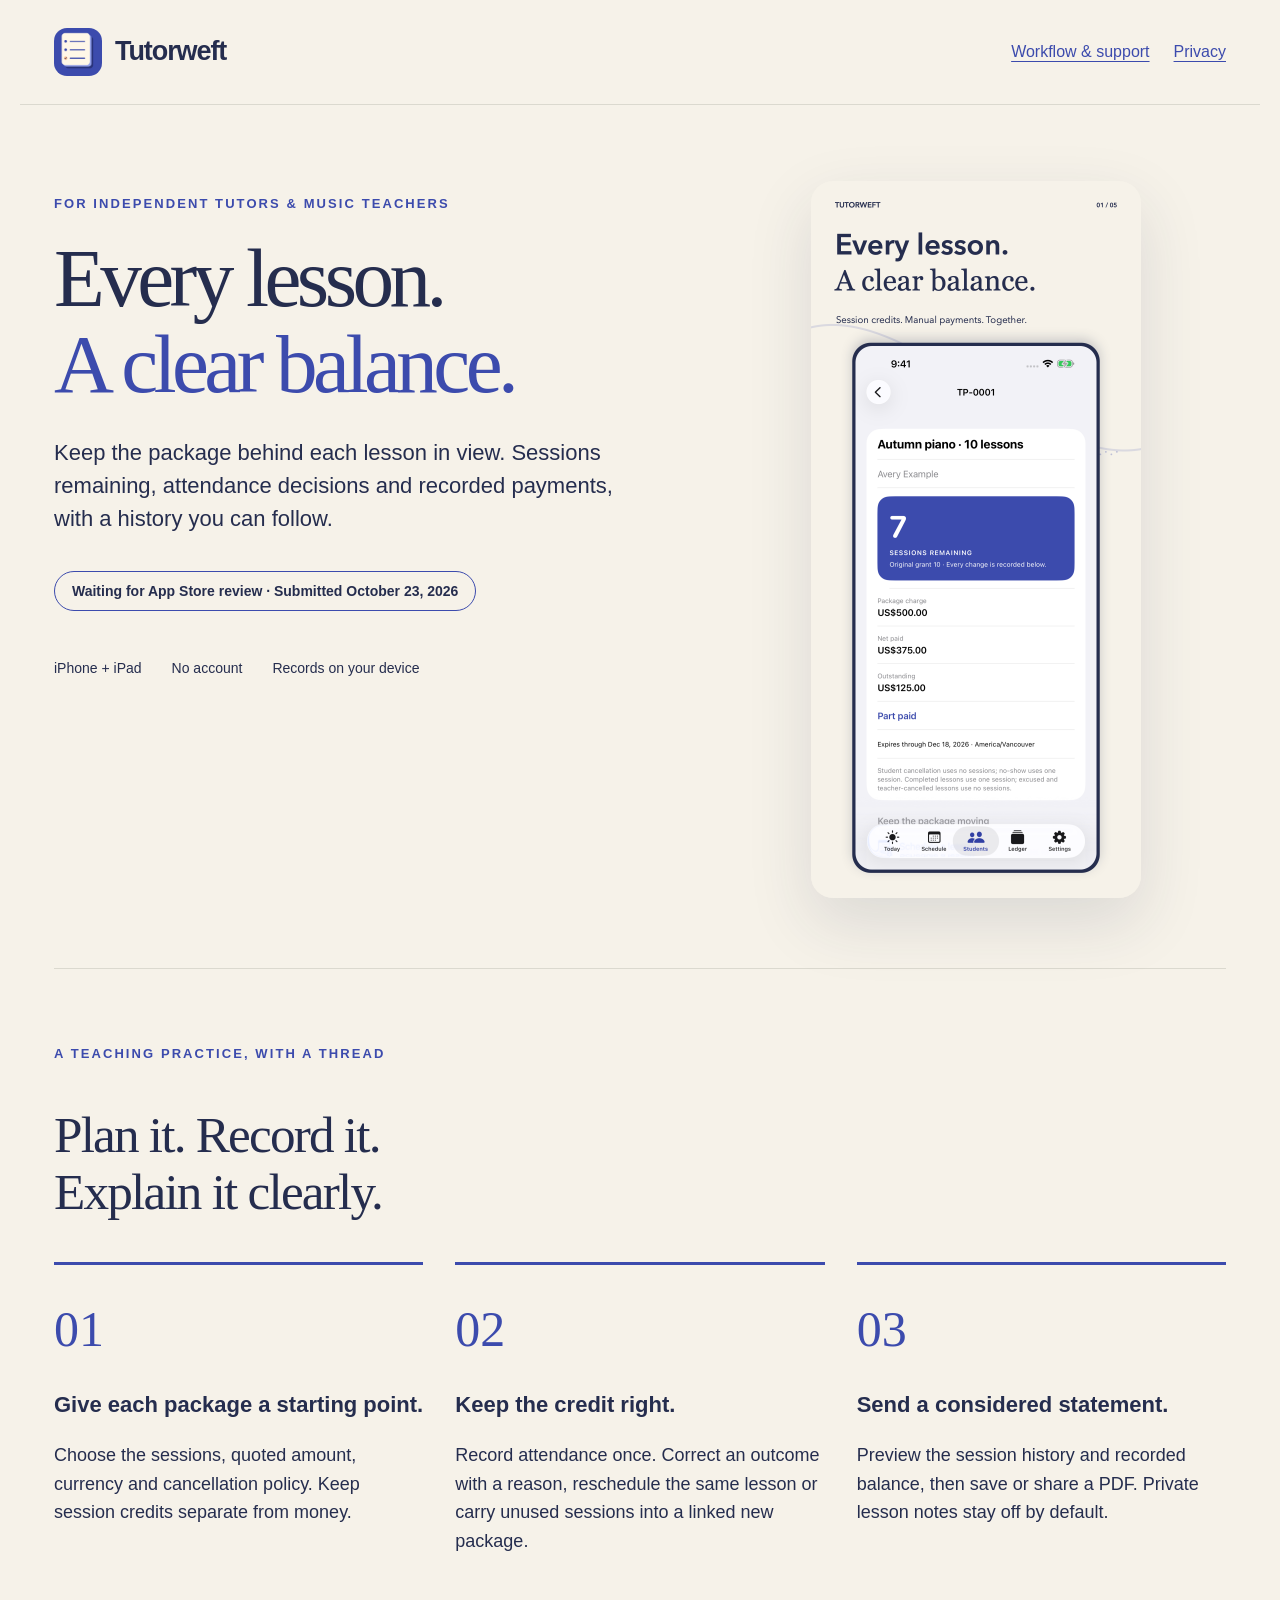
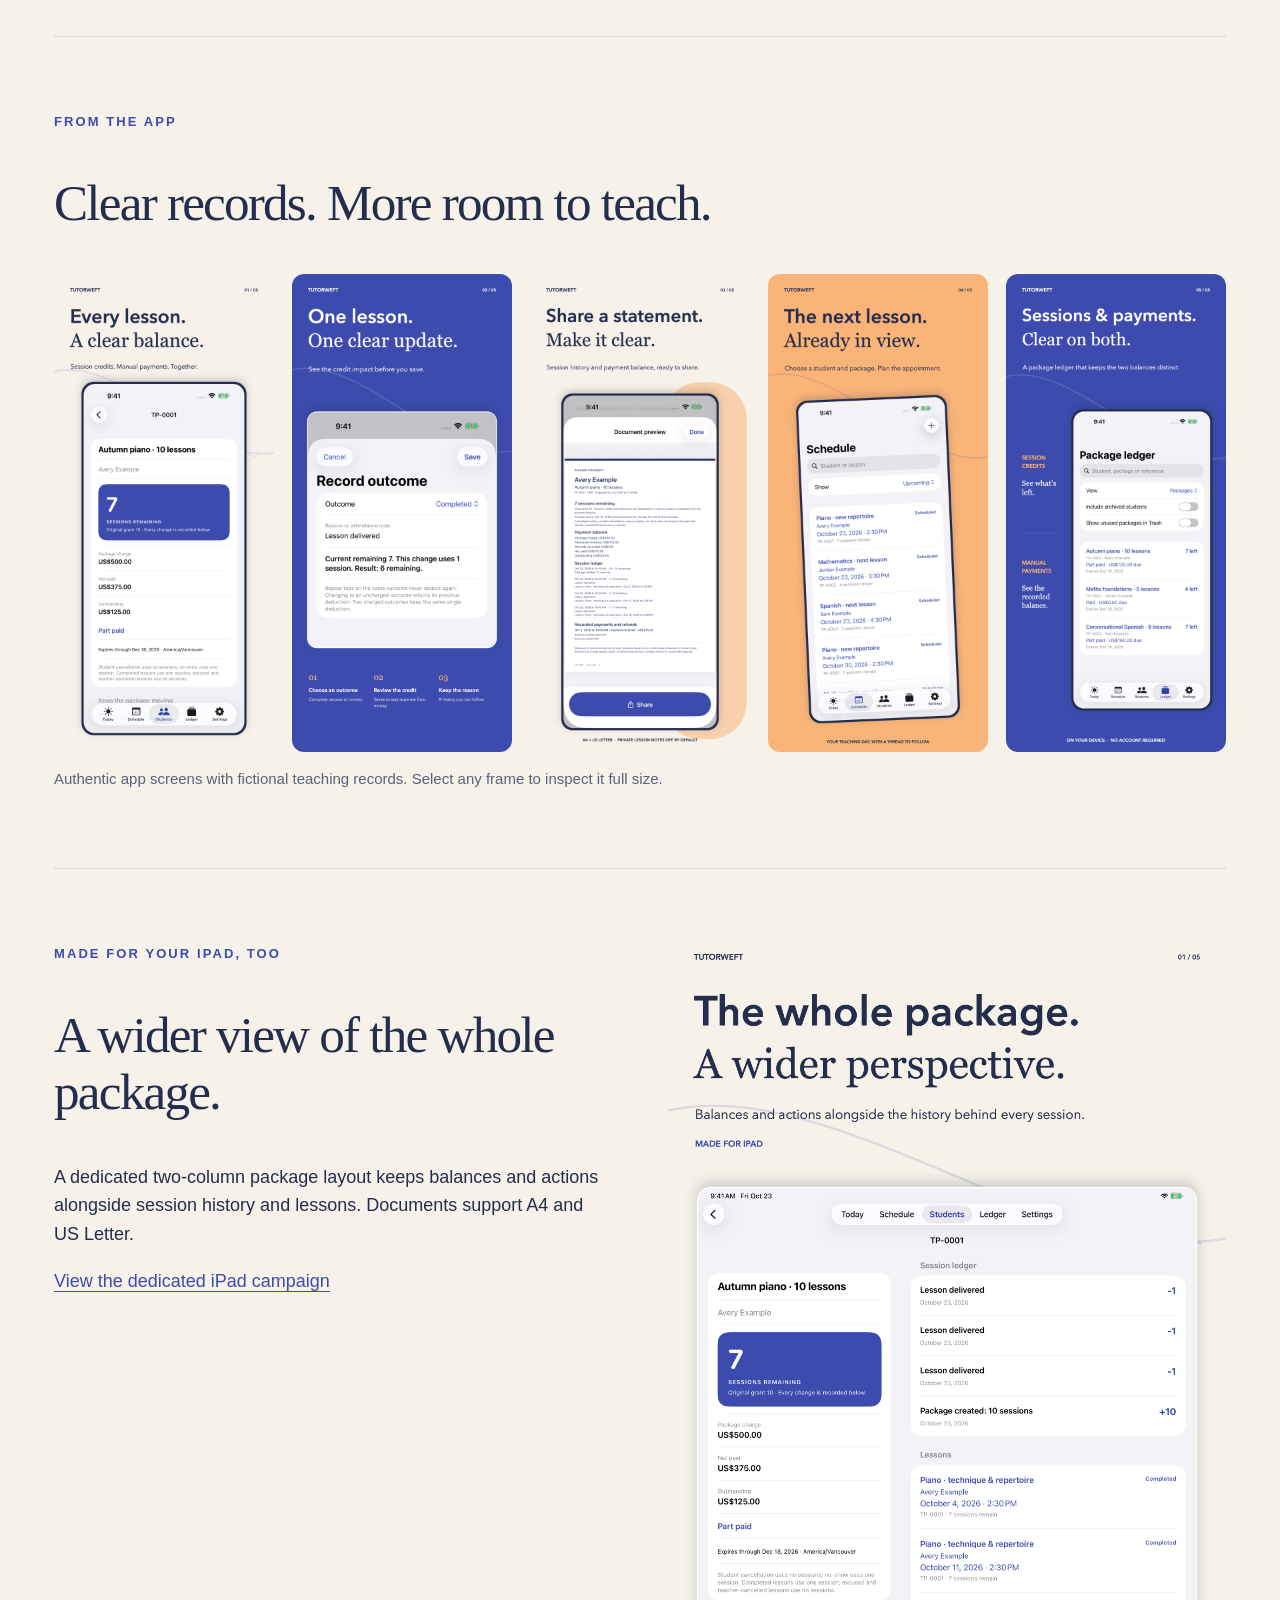
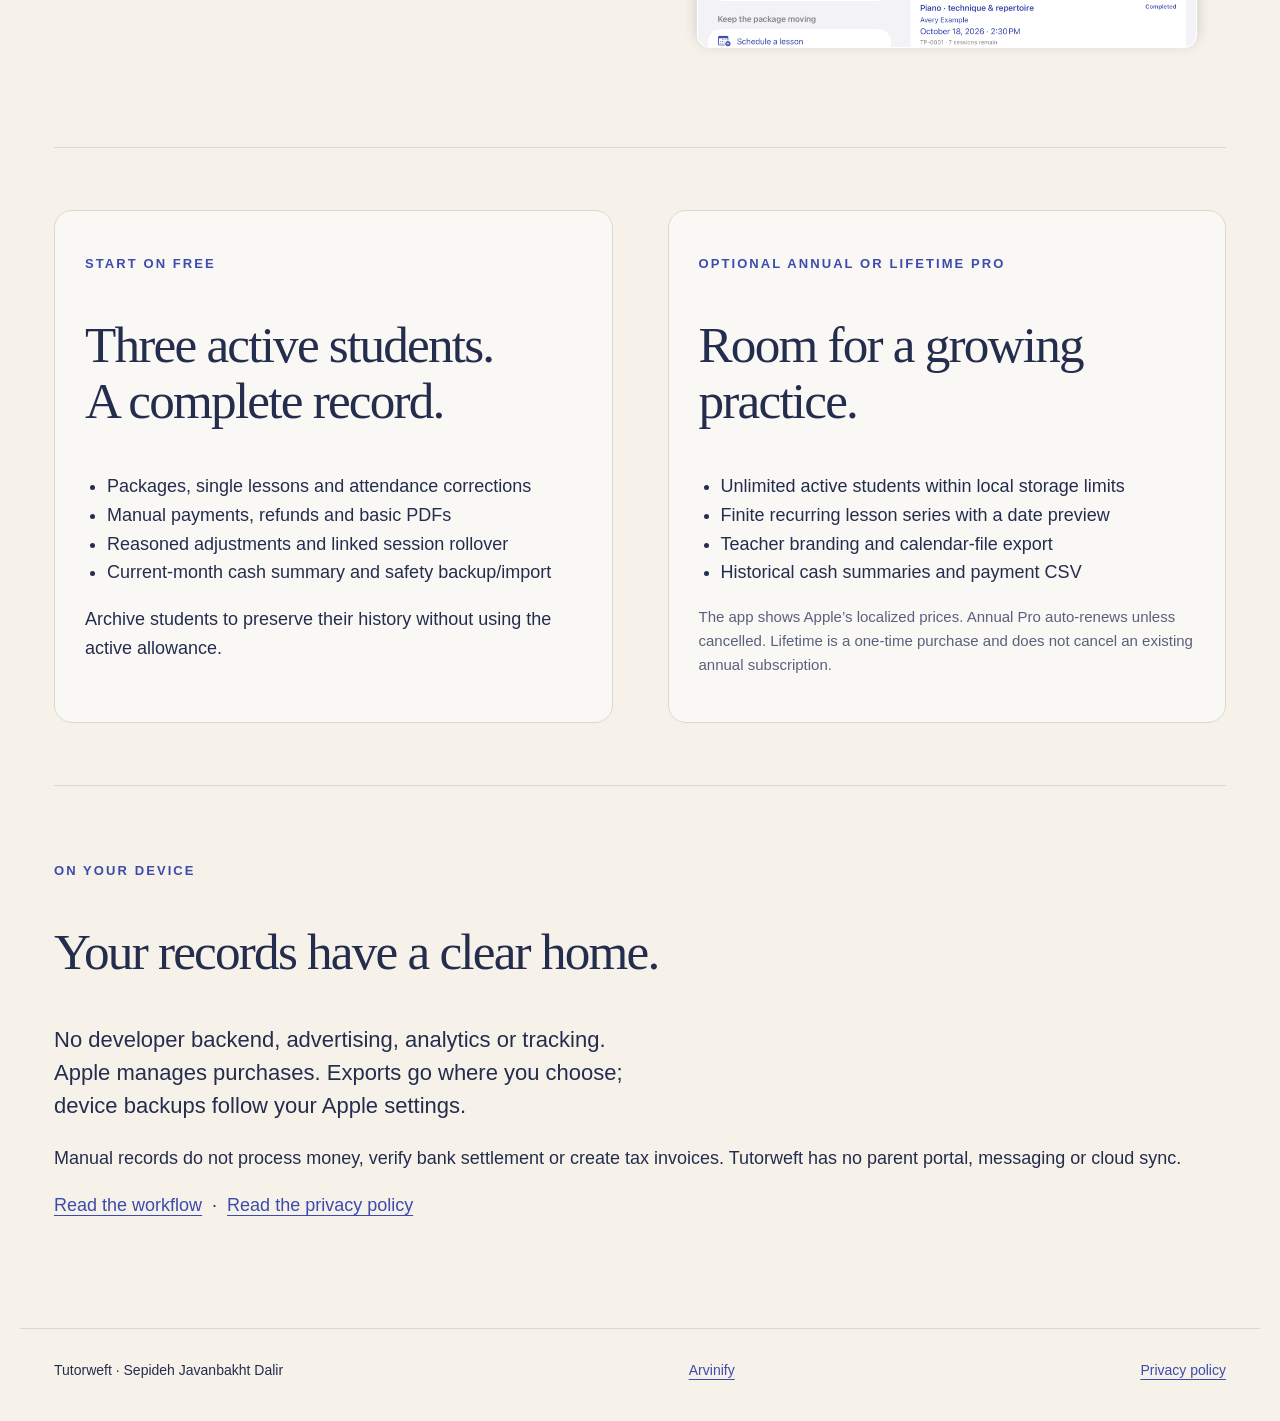
<file: index.html>
<!doctype html><html lang="en"><head><meta charset="utf-8"><meta name="viewport" content="width=device-width,initial-scale=1"><meta name="description" content="Lesson packages, session credits and manual payments for independent tutors. Tutorweft keeps a clear history and shares considered PDF statements."><meta property="og:title" content="Tutorweft · Every lesson. A clear balance."><meta property="og:image" content="https://sepidehdalir.github.io/tutorweft/assets/iphone-01.png"><title>Tutorweft · Lesson Packages</title><link rel="stylesheet" href="style.css?v=20261023-2"><link rel="icon" href="assets/icon.png"></head><body><header><a class="brand" href="index.html"><img src="assets/icon.png" width="48" height="48" alt=""><strong>Tutorweft</strong></a><nav aria-label="Main"><a href="support.html">Workflow &amp; support</a><a href="privacy.html">Privacy</a></nav></header><main><section class="hero"><div><p class="eyebrow">For independent tutors &amp; music teachers</p><h1>Every lesson.<br><em>A clear balance.</em></h1><p class="lead">Keep the package behind each lesson in view. Sessions remaining, attendance decisions and recorded payments, with a history you can follow.</p><p class="status" id="availability">Waiting for App Store review · Submitted October 23, 2026</p><div class="promise"><span>iPhone + iPad</span><span>No account</span><span>Records on your device</span></div></div><a href="assets/iphone-01.png" aria-label="View full-size Tutorweft package campaign"><img src="assets/iphone-01.png" alt="Tutorweft shows Avery Example’s package with seven sessions remaining, 375 US dollars recorded paid and 125 outstanding."></a></section><section class="section"><p class="eyebrow">A teaching practice, with a thread</p><h2>Plan it. Record it.<br>Explain it clearly.</h2><div class="trio"><article><span class="number">01</span><h3>Give each package a starting point.</h3><p>Choose the sessions, quoted amount, currency and cancellation policy. Keep session credits separate from money.</p></article><article><span class="number">02</span><h3>Keep the credit right.</h3><p>Record attendance once. Correct an outcome with a reason, reschedule the same lesson or carry unused sessions into a linked new package.</p></article><article><span class="number">03</span><h3>Send a considered statement.</h3><p>Preview the session history and recorded balance, then save or share a PDF. Private lesson notes stay off by default.</p></article></div></section><section class="section"><p class="eyebrow">From the app</p><h2>Clear records. More room to teach.</h2><div class="campaign"><a href="assets/iphone-01.png"><img loading="lazy" src="assets/iphone-01.png" alt="Lesson package balances campaign"></a><a href="assets/iphone-02.png"><img loading="lazy" src="assets/iphone-02.png" alt="Record a lesson outcome with the credit impact visible"></a><a href="assets/iphone-03.png"><img loading="lazy" src="assets/iphone-03.png" alt="Preview and share a package statement PDF"></a><a href="assets/iphone-04.png"><img loading="lazy" src="assets/iphone-04.png" alt="Upcoming lesson schedule"></a><a href="assets/iphone-05.png"><img loading="lazy" src="assets/iphone-05.png" alt="Package ledger with sessions and payment balances"></a></div><p class="muted">Authentic app screens with fictional teaching records. Select any frame to inspect it full size.</p></section><section class="section split"><div><p class="eyebrow">Made for your iPad, too</p><h2>A wider view of the whole package.</h2><p>A dedicated two-column package layout keeps balances and actions alongside session history and lessons. Documents support A4 and US Letter.</p><p><a href="assets/ipad-01.png">View the dedicated iPad campaign</a></p></div><a href="assets/ipad-01.png"><img loading="lazy" src="assets/ipad-01.png" style="max-width:100%;border-radius:18px" alt="Dedicated Tutorweft iPad campaign with the native package workspace"></a></section><section class="section split"><article class="card"><p class="eyebrow">Start on Free</p><h2>Three active students.<br>A complete record.</h2><ul><li>Packages, single lessons and attendance corrections</li><li>Manual payments, refunds and basic PDFs</li><li>Reasoned adjustments and linked session rollover</li><li>Current-month cash summary and safety backup/import</li></ul><p>Archive students to preserve their history without using the active allowance.</p></article><article class="card"><p class="eyebrow">Optional Annual or Lifetime Pro</p><h2>Room for a growing practice.</h2><ul><li>Unlimited active students within local storage limits</li><li>Finite recurring lesson series with a date preview</li><li>Teacher branding and calendar-file export</li><li>Historical cash summaries and payment CSV</li></ul><p class="muted">The app shows Apple’s localized prices. Annual Pro auto-renews unless cancelled. Lifetime is a one-time purchase and does not cancel an existing annual subscription.</p></article></section><section class="section"><p class="eyebrow">On your device</p><h2>Your records have a clear home.</h2><p class="lead">No developer backend, advertising, analytics or tracking. Apple manages purchases. Exports go where you choose; device backups follow your Apple settings.</p><p>Manual records do not process money, verify bank settlement or create tax invoices. Tutorweft has no parent portal, messaging or cloud sync.</p><p><a href="support.html">Read the workflow</a> &nbsp;·&nbsp; <a href="privacy.html">Read the privacy policy</a></p></section></main><footer><span>Tutorweft · Sepideh Javanbakht Dalir</span><a href="https://www.arvinify.com">Arvinify</a><a href="privacy.html">Privacy policy</a></footer></body></html>
</file>
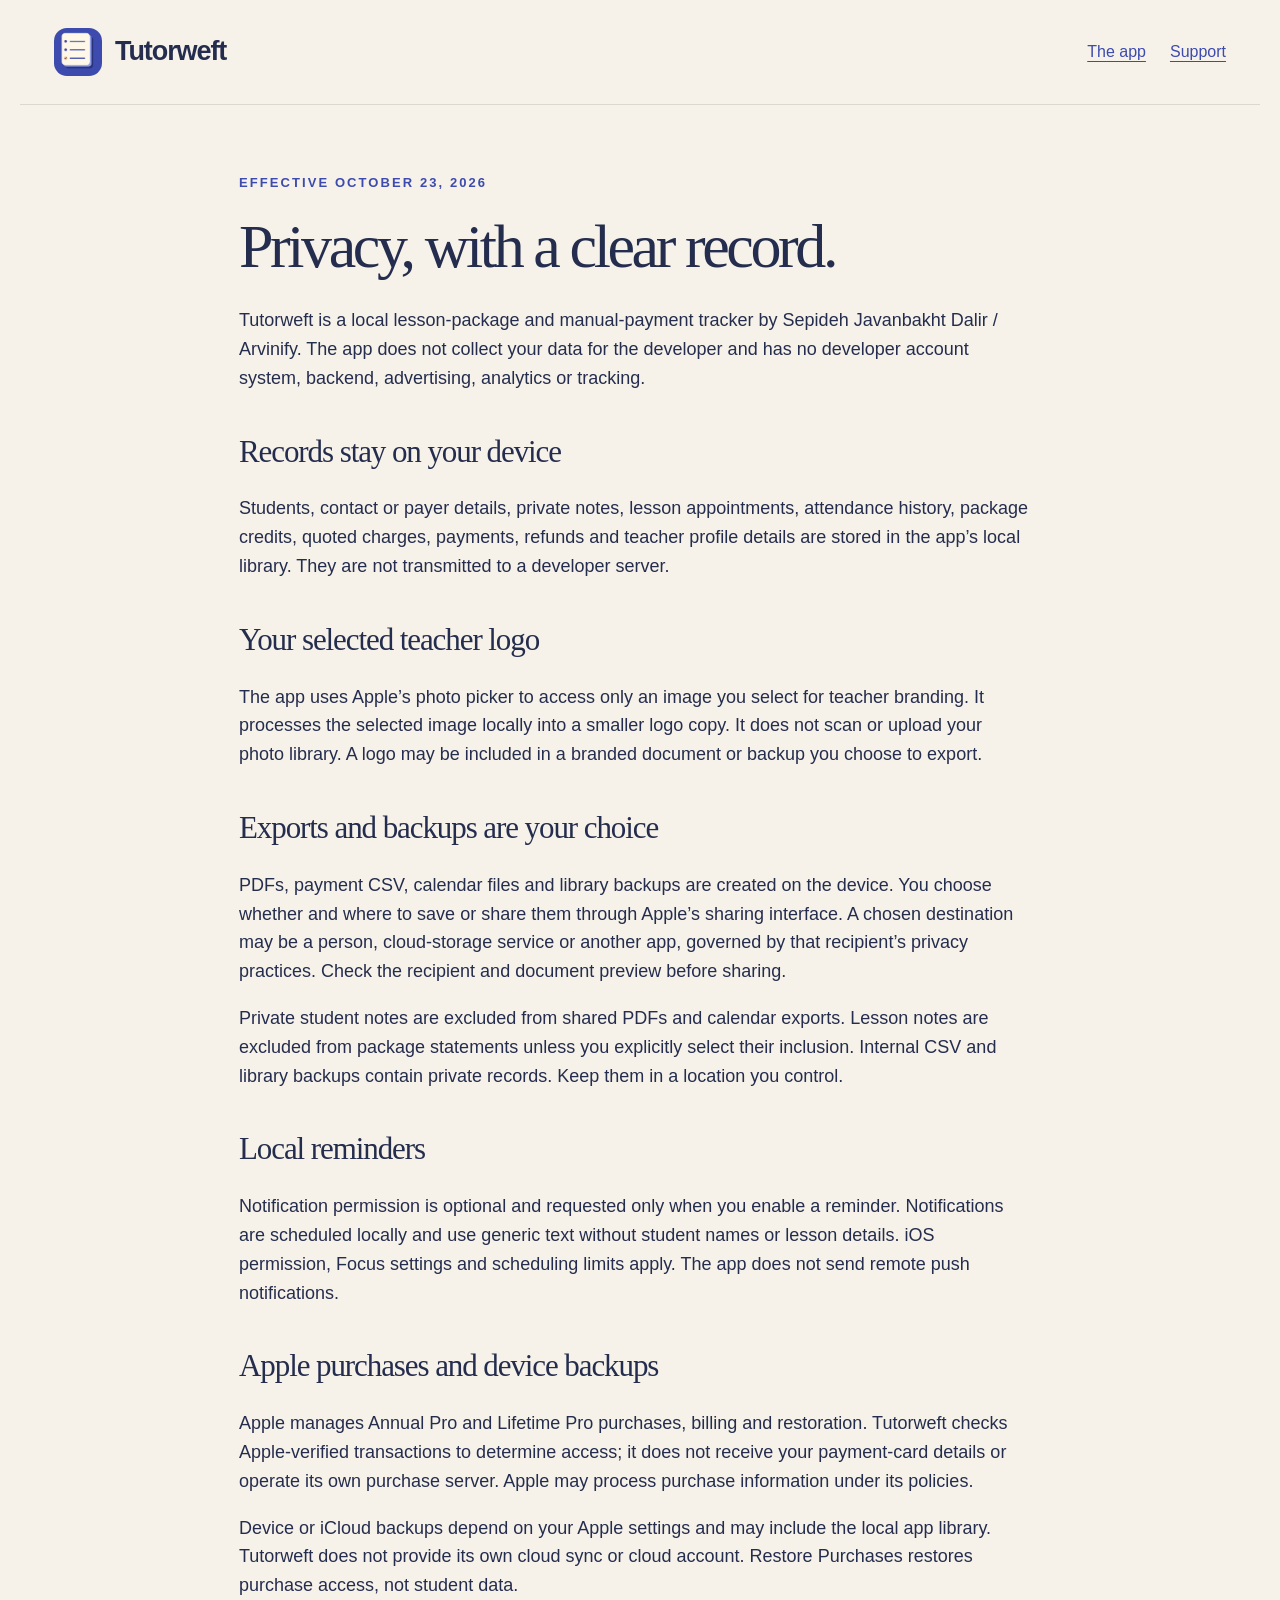
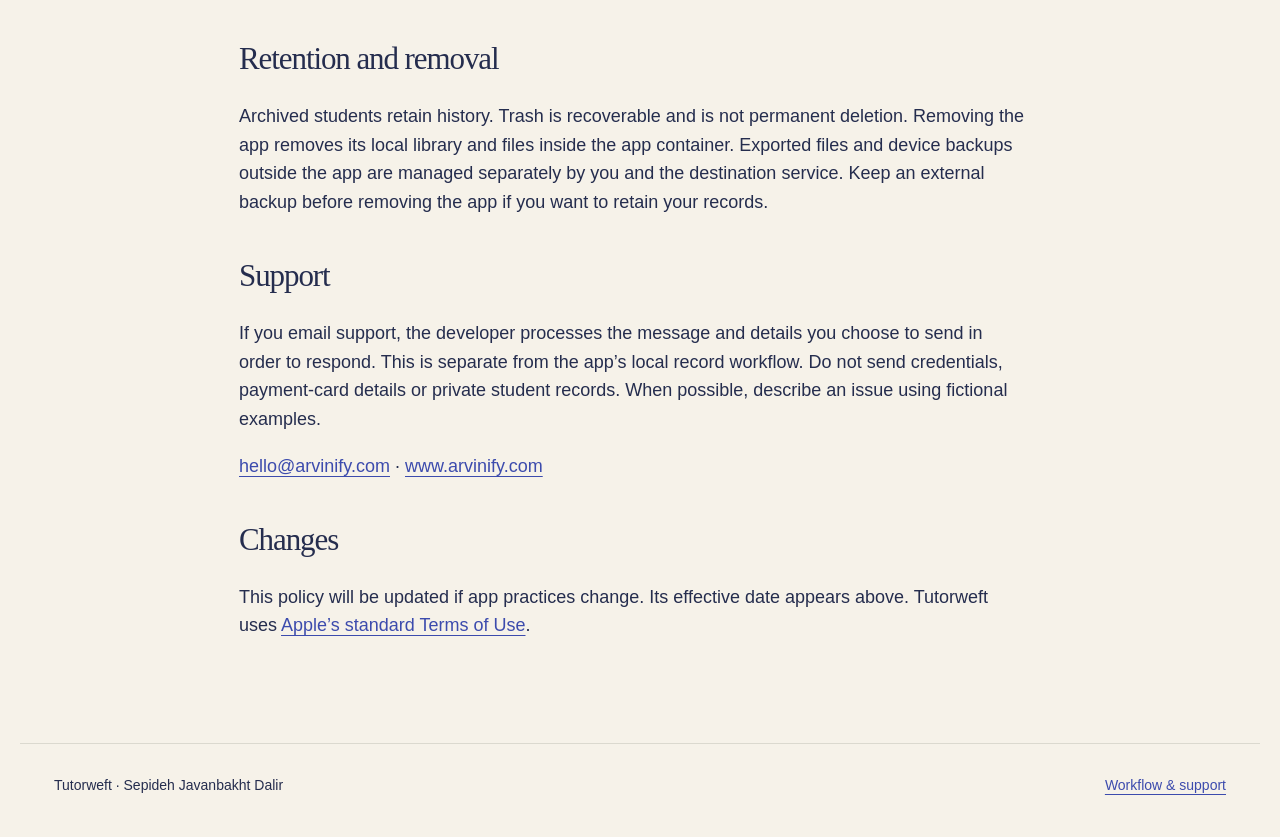
<file: privacy.html>
<!doctype html><html lang="en"><head><meta charset="utf-8"><meta name="viewport" content="width=device-width,initial-scale=1"><title>Tutorweft · Privacy policy</title><link rel="stylesheet" href="style.css?v=20261023-2"><link rel="icon" href="assets/icon.png"></head><body><header><a class="brand" href="index.html"><img src="assets/icon.png" width="48" height="48" alt=""><strong>Tutorweft</strong></a><nav><a href="index.html">The app</a><a href="support.html">Support</a></nav></header><main class="document"><p class="eyebrow">Effective October 23, 2026</p><h1>Privacy, with a clear record.</h1><p>Tutorweft is a local lesson-package and manual-payment tracker by Sepideh Javanbakht Dalir / Arvinify. The app does not collect your data for the developer and has no developer account system, backend, advertising, analytics or tracking.</p><h2>Records stay on your device</h2><p>Students, contact or payer details, private notes, lesson appointments, attendance history, package credits, quoted charges, payments, refunds and teacher profile details are stored in the app’s local library. They are not transmitted to a developer server.</p><h2>Your selected teacher logo</h2><p>The app uses Apple’s photo picker to access only an image you select for teacher branding. It processes the selected image locally into a smaller logo copy. It does not scan or upload your photo library. A logo may be included in a branded document or backup you choose to export.</p><h2>Exports and backups are your choice</h2><p>PDFs, payment CSV, calendar files and library backups are created on the device. You choose whether and where to save or share them through Apple’s sharing interface. A chosen destination may be a person, cloud-storage service or another app, governed by that recipient’s privacy practices. Check the recipient and document preview before sharing.</p><p>Private student notes are excluded from shared PDFs and calendar exports. Lesson notes are excluded from package statements unless you explicitly select their inclusion. Internal CSV and library backups contain private records. Keep them in a location you control.</p><h2>Local reminders</h2><p>Notification permission is optional and requested only when you enable a reminder. Notifications are scheduled locally and use generic text without student names or lesson details. iOS permission, Focus settings and scheduling limits apply. The app does not send remote push notifications.</p><h2>Apple purchases and device backups</h2><p>Apple manages Annual Pro and Lifetime Pro purchases, billing and restoration. Tutorweft checks Apple-verified transactions to determine access; it does not receive your payment-card details or operate its own purchase server. Apple may process purchase information under its policies.</p><p>Device or iCloud backups depend on your Apple settings and may include the local app library. Tutorweft does not provide its own cloud sync or cloud account. Restore Purchases restores purchase access, not student data.</p><h2>Retention and removal</h2><p>Archived students retain history. Trash is recoverable and is not permanent deletion. Removing the app removes its local library and files inside the app container. Exported files and device backups outside the app are managed separately by you and the destination service. Keep an external backup before removing the app if you want to retain your records.</p><h2>Support</h2><p>If you email support, the developer processes the message and details you choose to send in order to respond. This is separate from the app’s local record workflow. Do not send credentials, payment-card details or private student records. When possible, describe an issue using fictional examples.</p><p><a href="mailto:hello@arvinify.com">hello@arvinify.com</a> · <a href="https://www.arvinify.com">www.arvinify.com</a></p><h2>Changes</h2><p>This policy will be updated if app practices change. Its effective date appears above. Tutorweft uses <a href="https://www.apple.com/legal/internet-services/itunes/dev/stdeula/">Apple’s standard Terms of Use</a>.</p></main><footer><span>Tutorweft · Sepideh Javanbakht Dalir</span><a href="support.html">Workflow &amp; support</a></footer></body></html>
</file>
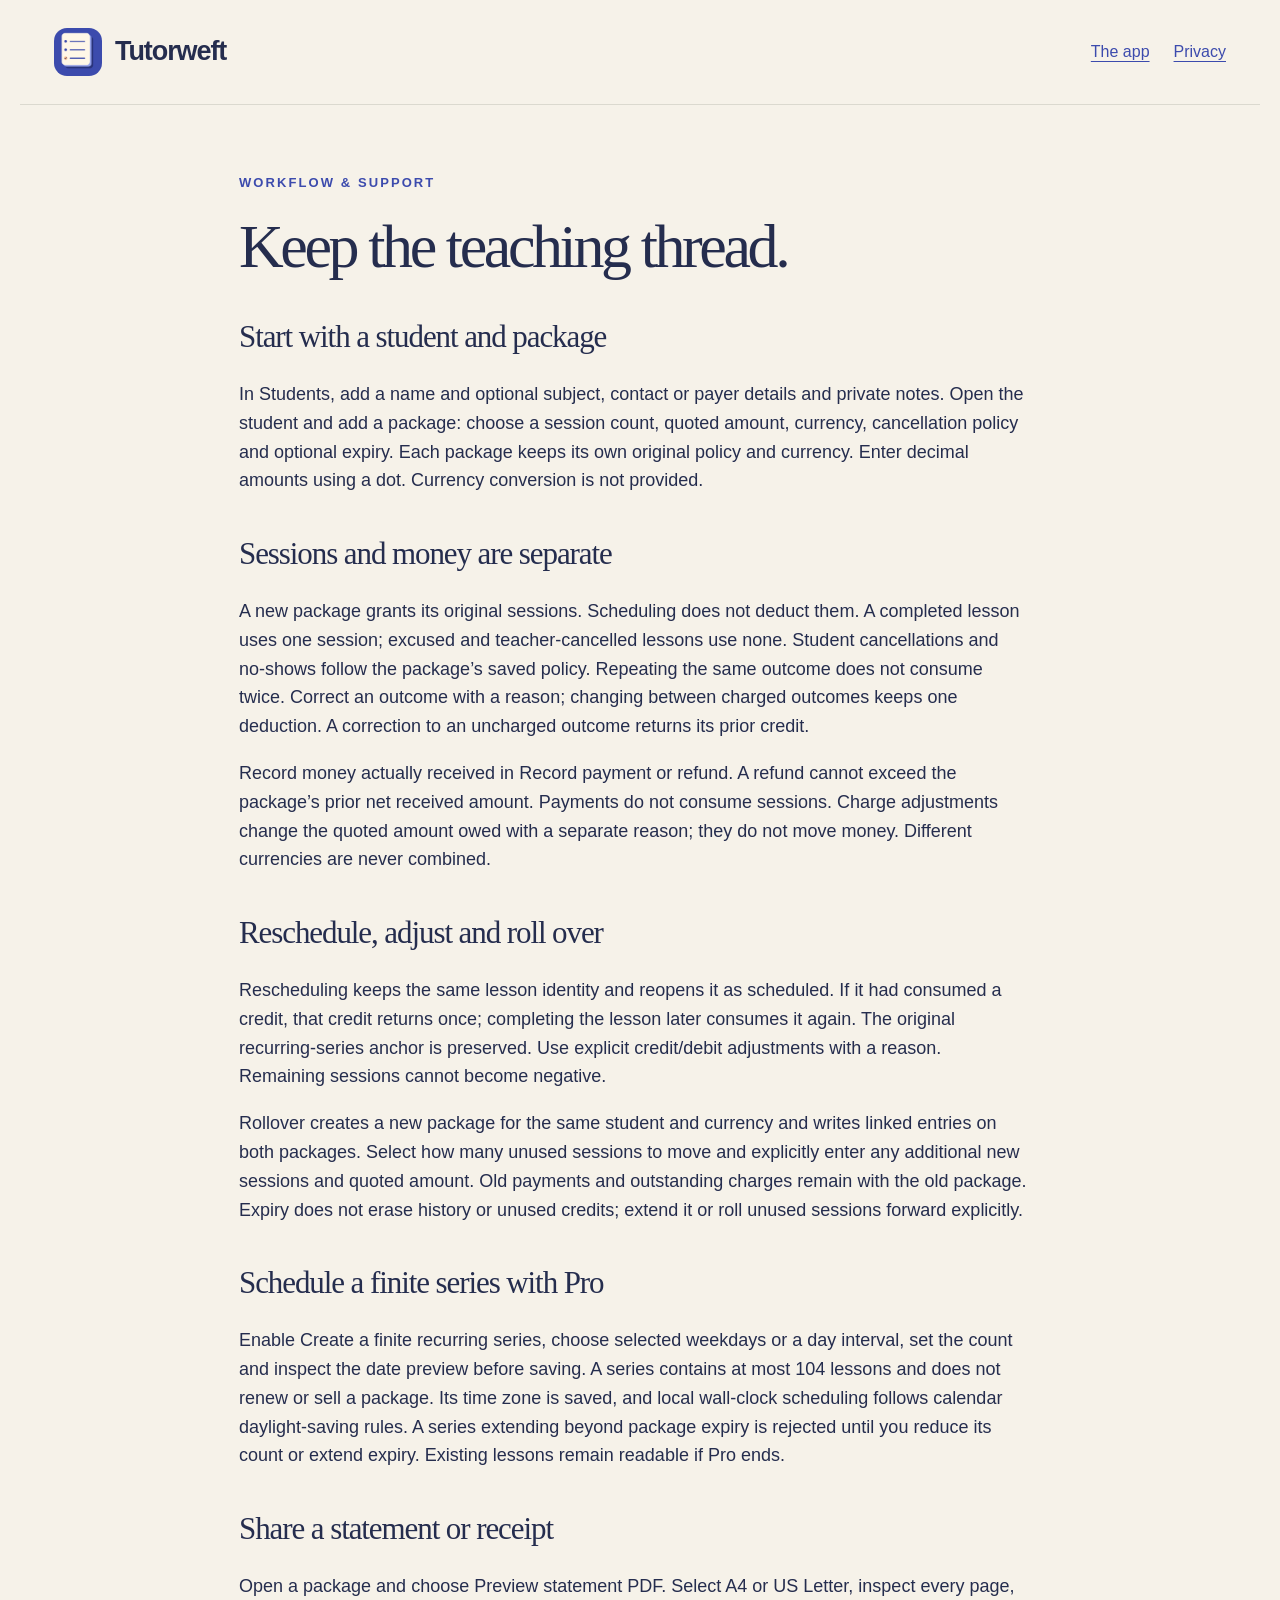
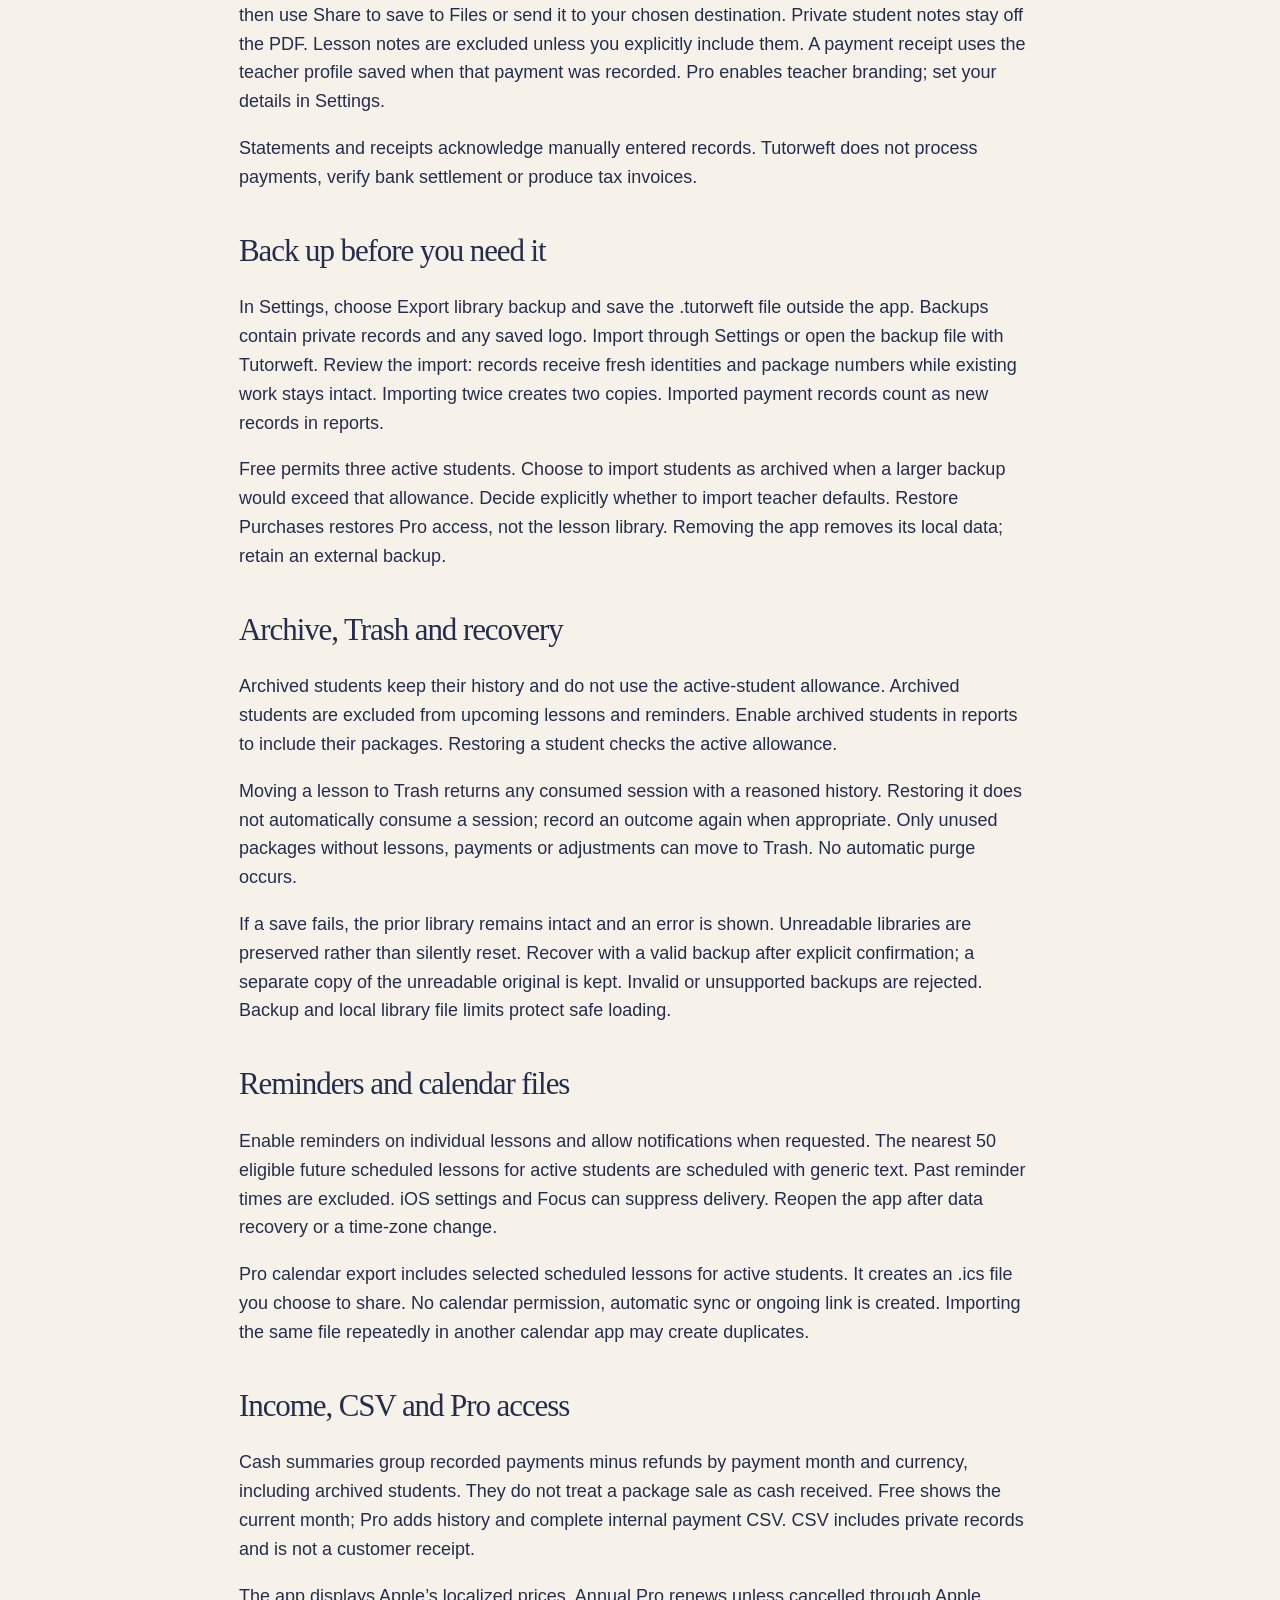
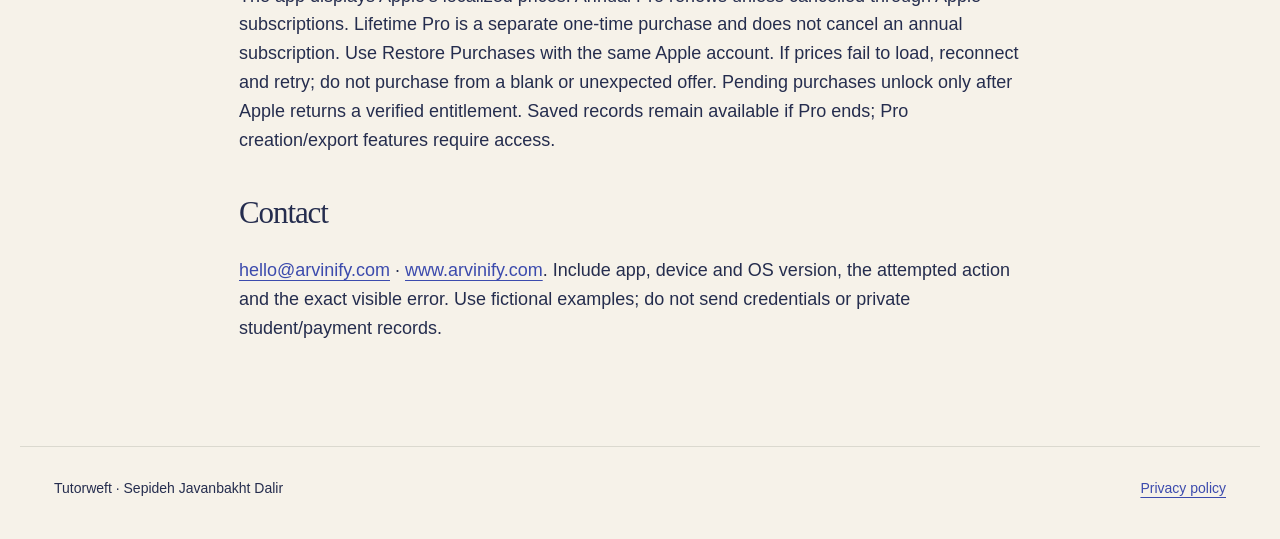
<file: support.html>
<!doctype html><html lang="en"><head><meta charset="utf-8"><meta name="viewport" content="width=device-width,initial-scale=1"><title>Tutorweft · Workflow and support</title><link rel="stylesheet" href="style.css?v=20261023-2"><link rel="icon" href="assets/icon.png"></head><body><header><a class="brand" href="index.html"><img src="assets/icon.png" width="48" height="48" alt=""><strong>Tutorweft</strong></a><nav><a href="index.html">The app</a><a href="privacy.html">Privacy</a></nav></header><main class="document"><p class="eyebrow">Workflow &amp; support</p><h1>Keep the teaching thread.</h1><h2>Start with a student and package</h2><p>In Students, add a name and optional subject, contact or payer details and private notes. Open the student and add a package: choose a session count, quoted amount, currency, cancellation policy and optional expiry. Each package keeps its own original policy and currency. Enter decimal amounts using a dot. Currency conversion is not provided.</p><h2>Sessions and money are separate</h2><p>A new package grants its original sessions. Scheduling does not deduct them. A completed lesson uses one session; excused and teacher-cancelled lessons use none. Student cancellations and no-shows follow the package’s saved policy. Repeating the same outcome does not consume twice. Correct an outcome with a reason; changing between charged outcomes keeps one deduction. A correction to an uncharged outcome returns its prior credit.</p><p>Record money actually received in Record payment or refund. A refund cannot exceed the package’s prior net received amount. Payments do not consume sessions. Charge adjustments change the quoted amount owed with a separate reason; they do not move money. Different currencies are never combined.</p><h2>Reschedule, adjust and roll over</h2><p>Rescheduling keeps the same lesson identity and reopens it as scheduled. If it had consumed a credit, that credit returns once; completing the lesson later consumes it again. The original recurring-series anchor is preserved. Use explicit credit/debit adjustments with a reason. Remaining sessions cannot become negative.</p><p>Rollover creates a new package for the same student and currency and writes linked entries on both packages. Select how many unused sessions to move and explicitly enter any additional new sessions and quoted amount. Old payments and outstanding charges remain with the old package. Expiry does not erase history or unused credits; extend it or roll unused sessions forward explicitly.</p><h2>Schedule a finite series with Pro</h2><p>Enable Create a finite recurring series, choose selected weekdays or a day interval, set the count and inspect the date preview before saving. A series contains at most 104 lessons and does not renew or sell a package. Its time zone is saved, and local wall-clock scheduling follows calendar daylight-saving rules. A series extending beyond package expiry is rejected until you reduce its count or extend expiry. Existing lessons remain readable if Pro ends.</p><h2>Share a statement or receipt</h2><p>Open a package and choose Preview statement PDF. Select A4 or US Letter, inspect every page, then use Share to save to Files or send it to your chosen destination. Private student notes stay off the PDF. Lesson notes are excluded unless you explicitly include them. A payment receipt uses the teacher profile saved when that payment was recorded. Pro enables teacher branding; set your details in Settings.</p><p>Statements and receipts acknowledge manually entered records. Tutorweft does not process payments, verify bank settlement or produce tax invoices.</p><h2>Back up before you need it</h2><p>In Settings, choose Export library backup and save the .tutorweft file outside the app. Backups contain private records and any saved logo. Import through Settings or open the backup file with Tutorweft. Review the import: records receive fresh identities and package numbers while existing work stays intact. Importing twice creates two copies. Imported payment records count as new records in reports.</p><p>Free permits three active students. Choose to import students as archived when a larger backup would exceed that allowance. Decide explicitly whether to import teacher defaults. Restore Purchases restores Pro access, not the lesson library. Removing the app removes its local data; retain an external backup.</p><h2>Archive, Trash and recovery</h2><p>Archived students keep their history and do not use the active-student allowance. Archived students are excluded from upcoming lessons and reminders. Enable archived students in reports to include their packages. Restoring a student checks the active allowance.</p><p>Moving a lesson to Trash returns any consumed session with a reasoned history. Restoring it does not automatically consume a session; record an outcome again when appropriate. Only unused packages without lessons, payments or adjustments can move to Trash. No automatic purge occurs.</p><p>If a save fails, the prior library remains intact and an error is shown. Unreadable libraries are preserved rather than silently reset. Recover with a valid backup after explicit confirmation; a separate copy of the unreadable original is kept. Invalid or unsupported backups are rejected. Backup and local library file limits protect safe loading.</p><h2>Reminders and calendar files</h2><p>Enable reminders on individual lessons and allow notifications when requested. The nearest 50 eligible future scheduled lessons for active students are scheduled with generic text. Past reminder times are excluded. iOS settings and Focus can suppress delivery. Reopen the app after data recovery or a time-zone change.</p><p>Pro calendar export includes selected scheduled lessons for active students. It creates an .ics file you choose to share. No calendar permission, automatic sync or ongoing link is created. Importing the same file repeatedly in another calendar app may create duplicates.</p><h2>Income, CSV and Pro access</h2><p>Cash summaries group recorded payments minus refunds by payment month and currency, including archived students. They do not treat a package sale as cash received. Free shows the current month; Pro adds history and complete internal payment CSV. CSV includes private records and is not a customer receipt.</p><p>The app displays Apple’s localized prices. Annual Pro renews unless cancelled through Apple subscriptions. Lifetime Pro is a separate one-time purchase and does not cancel an annual subscription. Use Restore Purchases with the same Apple account. If prices fail to load, reconnect and retry; do not purchase from a blank or unexpected offer. Pending purchases unlock only after Apple returns a verified entitlement. Saved records remain available if Pro ends; Pro creation/export features require access.</p><h2>Contact</h2><p><a href="mailto:hello@arvinify.com">hello@arvinify.com</a> · <a href="https://www.arvinify.com">www.arvinify.com</a>. Include app, device and OS version, the attempted action and the exact visible error. Use fictional examples; do not send credentials or private student/payment records.</p></main><footer><span>Tutorweft · Sepideh Javanbakht Dalir</span><a href="privacy.html">Privacy policy</a></footer></body></html>
</file>
<file: style.css>
:root{--paper:#f6f2e9;--ink:#252d4e;--indigo:#3c4bad;--apricot:#fab478;--line:#dbd9cf}*{box-sizing:border-box}body{margin:0;background:var(--paper);color:var(--ink);font:18px/1.6 -apple-system,BlinkMacSystemFont,'Segoe UI',sans-serif}a{color:var(--indigo);text-underline-offset:4px}a:focus-visible,button:focus-visible{outline:3px solid #ad5628;outline-offset:5px}header,main,footer{max-width:1240px;margin:auto;padding:28px 34px}header{display:flex;align-items:center;justify-content:space-between;gap:22px;border-bottom:1px solid var(--line)}.brand{display:flex;align-items:center;gap:13px;color:var(--ink);text-decoration:none;letter-spacing:-.04em;font-size:27px}.brand img{border-radius:13px}nav{display:flex;gap:24px;flex-wrap:wrap}nav a{font-size:16px}.hero{display:grid;grid-template-columns:1.2fr 1fr;align-items:start;gap:70px;padding-top:48px;padding-bottom:70px}.eyebrow{font-size:13px;letter-spacing:.16em;text-transform:uppercase;font-weight:750;color:var(--indigo)}h1{font:normal clamp(50px,6.5vw,94px)/1.04 Georgia,serif;letter-spacing:-.055em;margin:20px 0 28px}h1 em{font-style:normal;color:var(--indigo)}.lead{font-size:22px;max-width:600px;line-height:1.5}.status{display:inline-block;border:1px solid var(--indigo);border-radius:99px;padding:8px 17px;font-size:14px;font-weight:650}.hero img{display:block;width:100%;max-width:330px;margin:auto;border-radius:22px;box-shadow:0 24px 65px #252d4e21}.promise{display:flex;gap:30px;flex-wrap:wrap;font-size:14px;margin-top:32px}.section{padding-top:62px;padding-bottom:62px;border-top:1px solid var(--line)}h2{font:normal clamp(33px,4vw,54px)/1.1 Georgia,serif;letter-spacing:-.035em;max-width:850px}h3{font-size:22px;line-height:1.25}.trio{display:grid;grid-template-columns:repeat(3,1fr);gap:32px}.number{font-family:Georgia,serif;color:var(--indigo);font-size:50px}.trio article{border-top:3px solid var(--indigo);padding-top:24px}.campaign{display:grid;grid-template-columns:repeat(5,1fr);gap:18px;align-items:start}.campaign a{display:block}.campaign img{display:block;width:100%;border-radius:12px}.muted{font-size:15px;color:#59617c}.split{display:grid;grid-template-columns:1fr 1fr;gap:55px}.card{padding:30px;border:1px solid var(--line);border-radius:18px;background:#fff8}.card ul{padding-left:22px}.document{max-width:870px;padding-top:55px;padding-bottom:85px}.document h1{font-size:62px}.document h2{font-size:31px;margin-top:42px}.document p,.document li{max-width:790px}.document ul{padding-left:25px}footer{display:flex;justify-content:space-between;gap:20px;flex-wrap:wrap;border-top:1px solid var(--line);font-size:14px;padding-top:30px;padding-bottom:40px}@media(max-width:800px){header,main,footer{padding-left:22px;padding-right:22px}.hero{grid-template-columns:1fr;gap:35px;padding-top:40px}.hero img{max-width:350px}.trio,.split{grid-template-columns:1fr;gap:28px}.campaign{grid-template-columns:repeat(2,1fr)}.campaign a:last-child{grid-column:span 2;max-width:47%;margin:auto}.section{padding-top:40px;padding-bottom:40px}nav{gap:15px}.brand{font-size:22px}header{align-items:flex-start}.document h1{font-size:48px}}@media(prefers-reduced-motion:reduce){*{scroll-behavior:auto!important}}
</file>
